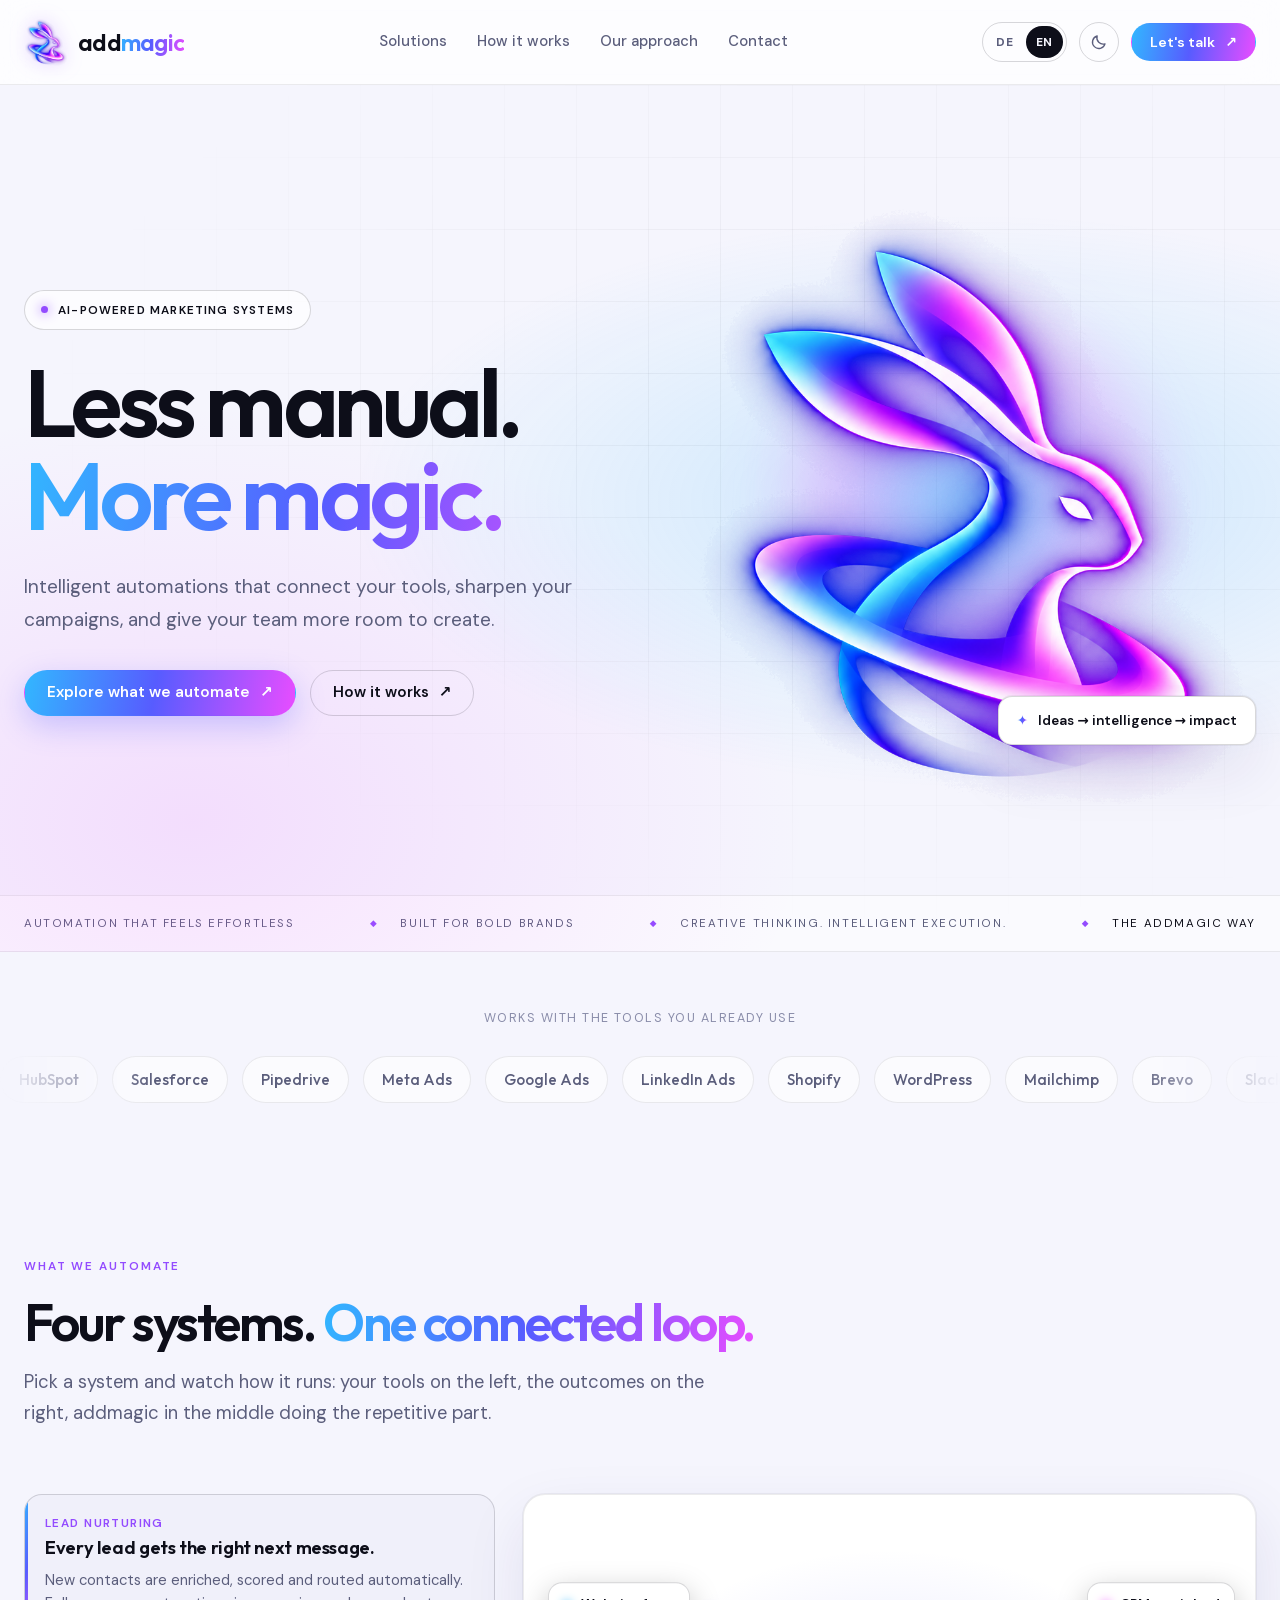
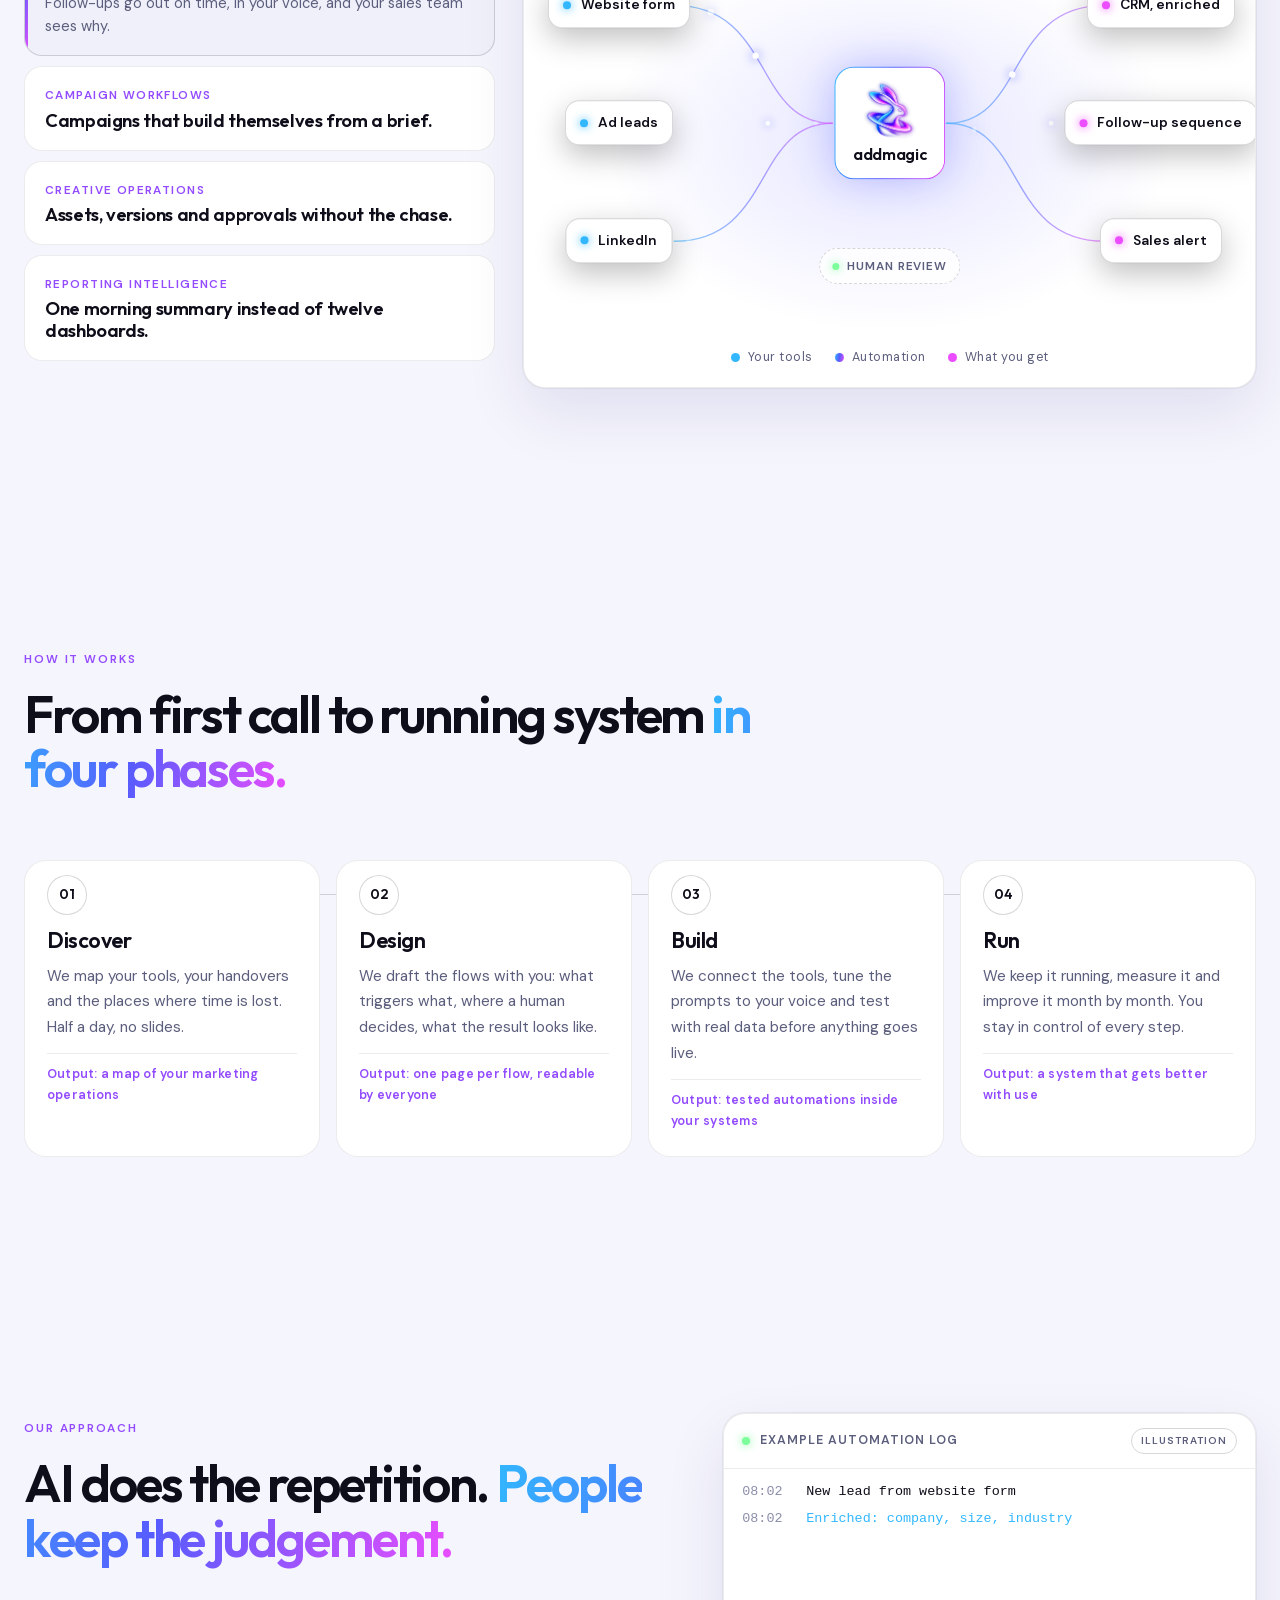
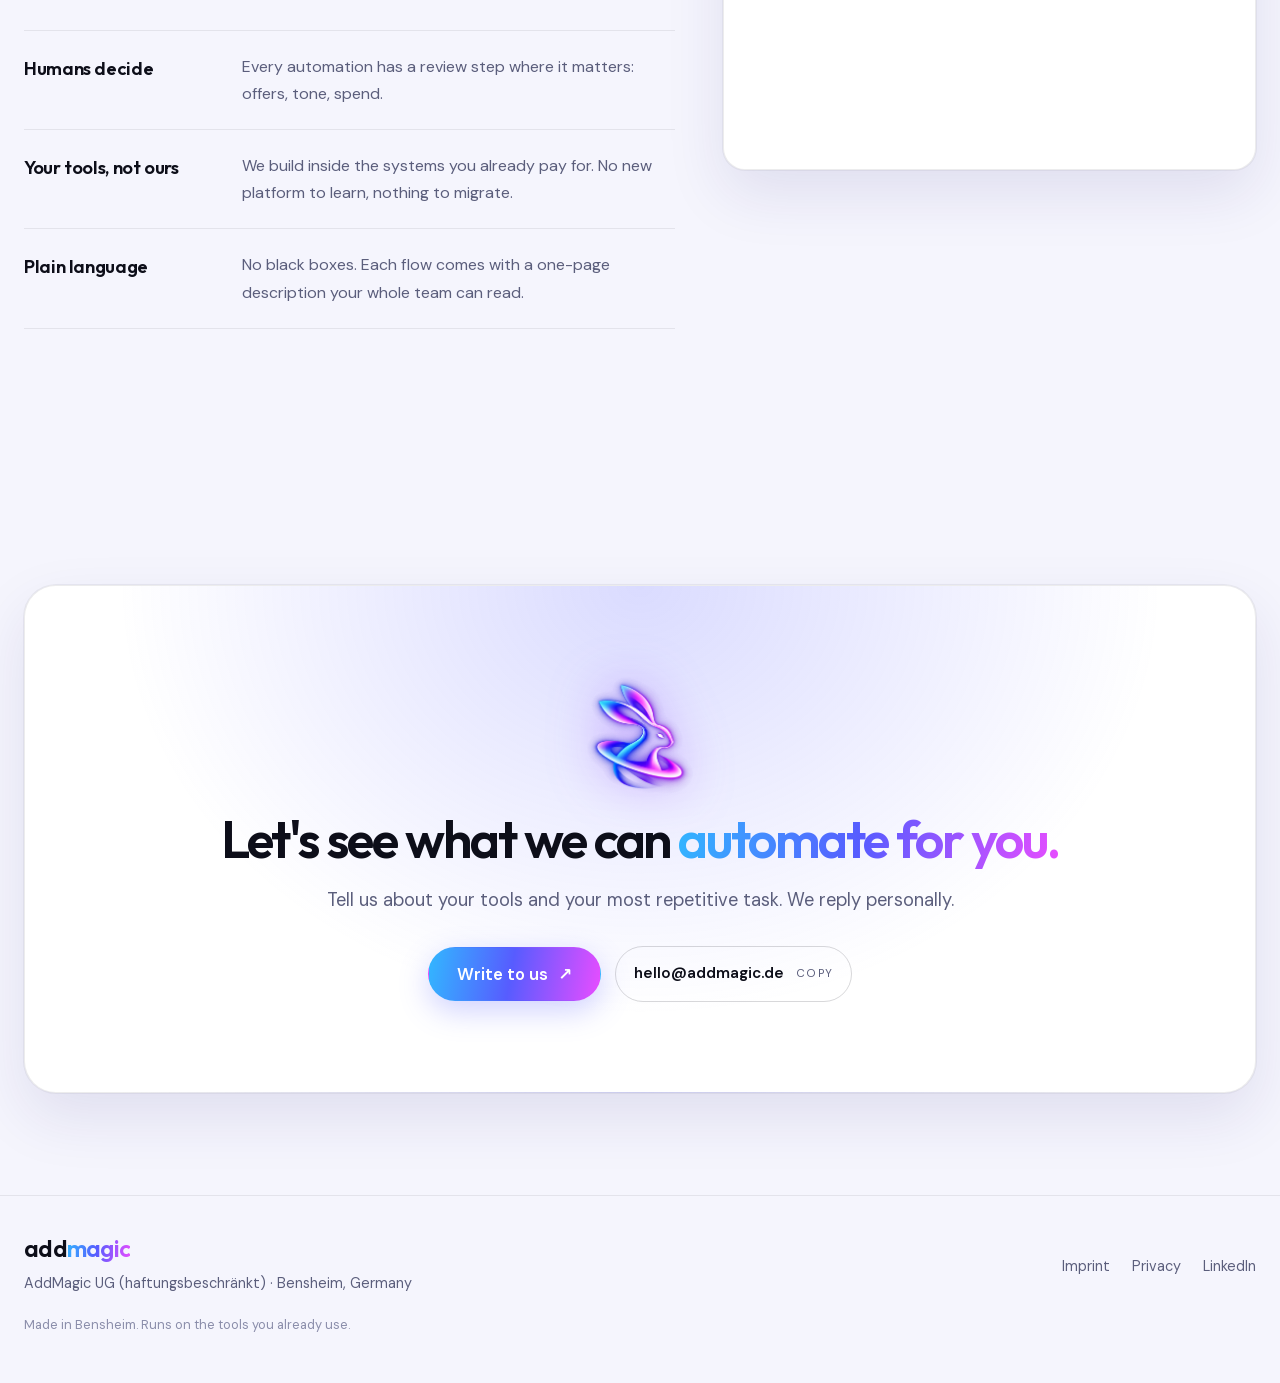
<file: index.html>
<!doctype html>
<html lang="en" data-theme="dark">
<head>
<meta charset="utf-8">
<meta name="viewport" content="width=device-width, initial-scale=1">
<title>addmagic · Less manual. More magic.</title>
<meta name="description" content="addmagic builds AI-powered marketing automations that connect your tools, sharpen your campaigns and give your team more room to create. Based in Bensheim, Germany.">
<meta name="theme-color" content="#07070D">
<link rel="canonical" href="https://b777-7ao.github.io/addmagic/">
<meta property="og:type" content="website">
<meta property="og:site_name" content="addmagic">
<meta property="og:title" content="addmagic · Less manual. More magic.">
<meta property="og:description" content="AI-powered marketing automations that connect your tools, sharpen your campaigns and give your team more room to create.">
<meta property="og:image" content="https://b777-7ao.github.io/addmagic/assets/og.jpg">
<meta property="og:url" content="https://b777-7ao.github.io/addmagic/">
<meta name="twitter:card" content="summary_large_image">
<link rel="icon" type="image/png" sizes="32x32" href="assets/icon-32.png">
<link rel="icon" type="image/png" sizes="192x192" href="assets/icon-192.png">
<link rel="apple-touch-icon" href="assets/icon-180.png">
<link rel="preload" href="assets/fonts/Outfit.woff2" as="font" type="font/woff2" crossorigin>
<link rel="preload" href="assets/fonts/DMSans.woff2" as="font" type="font/woff2" crossorigin>
<link rel="stylesheet" href="assets/fonts/fonts.css">
<link rel="stylesheet" href="styles.css?v=4">
<script>
(function(){try{var t=localStorage.getItem('am-theme');if(!t){t=matchMedia('(prefers-color-scheme: light)').matches?'light':'dark'}document.documentElement.dataset.theme=t;var l=localStorage.getItem('am-lang');if(!l){l=(navigator.language||'en').toLowerCase().startsWith('de')?'de':'en'}document.documentElement.lang=l;}catch(e){}})();
</script>
<script type="application/ld+json">
{"@context":"https://schema.org","@type":"Organization","name":"AddMagic UG (haftungsbeschränkt)","alternateName":"addmagic","url":"https://b777-7ao.github.io/addmagic/","logo":"https://b777-7ao.github.io/addmagic/assets/icon-512.png","address":{"@type":"PostalAddress","streetAddress":"Beginenstraße 48","postalCode":"64625","addressLocality":"Bensheim","addressCountry":"DE"},"founder":{"@type":"Person","name":"Julian Degen"}}
</script>
</head>
<body>
<a class="skip" href="#solutions" data-i18n="skip">Skip to content</a>
<div class="progress" aria-hidden="true"><span id="progress"></span></div>

<header class="nav" id="nav">
  <div class="nav-inner">
    <a class="brand" href="#top" aria-label="addmagic home">
      <img class="brand-mark" src="assets/rabbit.png" alt="" width="44" height="48">
      <span class="brand-word"><span>add</span><span class="grad">magic</span></span>
    </a>
    <nav class="links" id="links" aria-label="Main">
      <a href="#solutions" data-i18n="nav.solutions">Solutions</a>
      <a href="#process" data-i18n="nav.process">How it works</a>
      <a href="#approach" data-i18n="nav.approach">Our approach</a>
      <a href="#contact" data-i18n="nav.contact">Contact</a>
    </nav>
    <div class="controls">
      <div class="lang" role="group" aria-label="Language">
        <button type="button" data-lang="de" aria-pressed="false">DE</button>
        <button type="button" data-lang="en" aria-pressed="true">EN</button>
      </div>
      <button class="theme" id="theme" type="button" aria-label="Switch to light mode" data-i18n-aria="theme.toLight">
        <svg class="sun" width="18" height="18" viewBox="0 0 24 24" fill="none" stroke="currentColor" stroke-width="1.8" stroke-linecap="round" aria-hidden="true"><circle cx="12" cy="12" r="4"/><path d="M12 2v2M12 20v2M2 12h2M20 12h2M4.9 4.9l1.4 1.4M17.7 17.7l1.4 1.4M4.9 19.1l1.4-1.4M17.7 6.3l1.4-1.4"/></svg>
        <svg class="moon" width="18" height="18" viewBox="0 0 24 24" fill="none" stroke="currentColor" stroke-width="1.8" stroke-linecap="round" stroke-linejoin="round" aria-hidden="true"><path d="M20 14.5A8.5 8.5 0 0 1 9.5 4a8.5 8.5 0 1 0 10.5 10.5z"/></svg>
      </button>
      <a class="btn btn-nav" href="#contact"><span data-i18n="nav.cta">Let's talk</span><span class="arrow" aria-hidden="true">↗</span></a>
      <button class="burger" id="burger" type="button" aria-label="Open menu" aria-expanded="false" aria-controls="links"><span></span></button>
    </div>
  </div>
</header>

<main id="top">
  <!-- HERO -->
  <section class="hero" aria-labelledby="hero-title">
    <div class="hero-grid" aria-hidden="true"></div>
    <div class="hero-glow" aria-hidden="true"></div>
    <div class="container hero-inner">
      <div class="hero-copy">
        <span class="pill reveal"><i class="dot"></i><span data-i18n="hero.pill">AI-powered marketing systems</span></span>
        <h1 id="hero-title" class="reveal"><span class="line" data-i18n="hero.l1">Less manual.</span><span class="line grad" data-i18n="hero.l2">More magic.</span></h1>
        <p class="lead reveal" data-i18n="hero.sub">Intelligent automations that connect your tools, sharpen your campaigns, and give your team more room to create.</p>
        <div class="hero-cta reveal">
          <a class="btn btn-primary" href="#solutions"><span data-i18n="hero.cta1">Explore what we automate</span><span class="arrow" aria-hidden="true">↗</span></a>
          <a class="btn btn-ghost" href="#process"><span data-i18n="hero.cta2">How it works</span><span class="arrow" aria-hidden="true">↗</span></a>
        </div>
      </div>
      <div class="hero-art">
        <div class="rabbit-wrap" id="rabbit">
          <img class="rabbit" src="assets/rabbit.png" alt="The addmagic rabbit, a glowing rabbit rising out of an orbital ring" width="895" height="967" fetchpriority="high">
        </div>
        <div class="chip"><span class="spark" aria-hidden="true">✦</span><span data-i18n="hero.chip">Ideas → intelligence → impact</span></div>
      </div>
    </div>
    <div class="hero-strip">
      <div class="container strip-inner">
        <span data-i18n="strip.1">Automation that feels effortless</span>
        <span data-i18n="strip.2">Built for bold brands</span>
        <span data-i18n="strip.3">Creative thinking. Intelligent execution.</span>
        <span class="strip-brand">The addmagic way</span>
      </div>
    </div>
  </section>

  <!-- TOOLS -->
  <section class="tools" aria-label="Integrations">
    <div class="container">
      <p class="tools-label" data-i18n="tools.label">Works with the tools you already use</p>
    </div>
    <div class="marquee" aria-hidden="true">
      <div class="track" id="track">
        <span>HubSpot</span><span>Salesforce</span><span>Pipedrive</span><span>Meta Ads</span><span>Google Ads</span><span>LinkedIn Ads</span><span>Shopify</span><span>WordPress</span><span>Mailchimp</span><span>Brevo</span><span>Slack</span><span>Microsoft Teams</span><span>Notion</span><span>Google Sheets</span><span>Zapier</span><span>Make</span><span>n8n</span><span>OpenAI</span><span>Claude</span><span>Figma</span><span>Canva</span><span>Semrush</span>
      </div>
    </div>
  </section>

  <!-- SOLUTIONS / THE LOOP -->
  <section class="section solutions" id="solutions" aria-labelledby="sol-title">
    <div class="container">
      <div class="section-head reveal">
        <span class="eyebrow" data-i18n="sol.eyebrow">What we automate</span>
        <h2 id="sol-title"><span data-i18n="sol.title1">Four systems.</span> <span class="grad" data-i18n="sol.title2">One connected loop.</span></h2>
        <p class="lead" data-i18n="sol.intro">Pick a system and watch how it runs: your tools on the left, the outcomes on the right, addmagic in the middle doing the repetitive part.</p>
      </div>
      <div class="loop">
        <div class="loop-tabs" role="tablist" aria-label="Automation systems">
          <button role="tab" class="tab is-active" id="tab-leads" aria-selected="true" aria-controls="loop-panel" data-scn="leads">
            <span class="tab-name" data-i18n="scn.leads.name">Lead nurturing</span>
            <span class="tab-claim" data-i18n="scn.leads.claim">Every lead gets the right next message.</span>
            <span class="tab-desc" data-i18n="scn.leads.desc">New contacts are enriched, scored and routed automatically. Follow-ups go out on time, in your voice, and your sales team sees why.</span>
          </button>
          <button role="tab" class="tab" id="tab-campaigns" aria-selected="false" aria-controls="loop-panel" data-scn="campaigns">
            <span class="tab-name" data-i18n="scn.campaigns.name">Campaign workflows</span>
            <span class="tab-claim" data-i18n="scn.campaigns.claim">Campaigns that build themselves from a brief.</span>
            <span class="tab-desc" data-i18n="scn.campaigns.desc">From brief to live ads: copy variants, audiences and budgets are prepared with AI, reviewed by a human, and launched across channels in one flow.</span>
          </button>
          <button role="tab" class="tab" id="tab-creative" aria-selected="false" aria-controls="loop-panel" data-scn="creative">
            <span class="tab-name" data-i18n="scn.creative.name">Creative operations</span>
            <span class="tab-claim" data-i18n="scn.creative.claim">Assets, versions and approvals without the chase.</span>
            <span class="tab-desc" data-i18n="scn.creative.desc">Formats are resized, captions drafted and approvals tracked, so creatives spend their time on ideas instead of exports.</span>
          </button>
          <button role="tab" class="tab" id="tab-reporting" aria-selected="false" aria-controls="loop-panel" data-scn="reporting">
            <span class="tab-name" data-i18n="scn.reporting.name">Reporting intelligence</span>
            <span class="tab-claim" data-i18n="scn.reporting.claim">One morning summary instead of twelve dashboards.</span>
            <span class="tab-desc" data-i18n="scn.reporting.desc">Data from ads, CRM and analytics is pulled together, explained in plain language, and sent to the people who decide.</span>
          </button>
        </div>
        <div class="loop-panel" id="loop-panel" role="tabpanel" aria-live="polite">
          <div class="loop-canvas" id="loop">
            <svg class="loop-svg" viewBox="0 0 760 460" aria-hidden="true">
              <defs>
                <linearGradient id="g" x1="0" x2="1"><stop offset="0" stop-color="#32B7FF"/><stop offset=".5" stop-color="#575CFF"/><stop offset="1" stop-color="#E84DFF"/></linearGradient>
              </defs>
              <g class="paths" id="paths"></g>
              <g class="pulses" id="pulses"></g>
            </svg>
            <div class="node core" style="--x:50%;--y:50%">
              <img src="assets/rabbit.png" alt="" width="64" height="69">
              <span>addmagic</span>
            </div>
            <div class="node in" id="in0" style="--x:11%;--y:22%"><b></b><span></span></div>
            <div class="node in" id="in1" style="--x:11%;--y:50%"><b></b><span></span></div>
            <div class="node in" id="in2" style="--x:11%;--y:78%"><b></b><span></span></div>
            <div class="node out" id="out0" style="--x:89%;--y:22%"><b></b><span></span></div>
            <div class="node out" id="out1" style="--x:89%;--y:50%"><b></b><span></span></div>
            <div class="node out" id="out2" style="--x:89%;--y:78%"><b></b><span></span></div>
            <div class="review" id="review"><i></i><span data-i18n="loop.review">Human review</span></div>
          </div>
          <div class="loop-legend">
            <span><i class="lg in"></i><span data-i18n="loop.inputs">Your tools</span></span>
            <span><i class="lg core"></i><span data-i18n="loop.core">Automation</span></span>
            <span><i class="lg out"></i><span data-i18n="loop.outputs">What you get</span></span>
          </div>
        </div>
      </div>
    </div>
  </section>

  <!-- PROCESS -->
  <section class="section process" id="process" aria-labelledby="proc-title">
    <div class="container">
      <div class="section-head reveal">
        <span class="eyebrow" data-i18n="proc.eyebrow">How it works</span>
        <h2 id="proc-title"><span data-i18n="proc.title1">From first call to running system</span> <span class="grad" data-i18n="proc.title2">in four phases.</span></h2>
      </div>
      <ol class="phases" id="phases">
        <li class="phase reveal">
          <span class="phase-n">01</span>
          <h3 data-i18n="ph.1.t">Discover</h3>
          <p data-i18n="ph.1.d">We map your tools, your handovers and the places where time is lost. Half a day, no slides.</p>
          <span class="phase-out" data-i18n="ph.1.o">Output: a map of your marketing operations</span>
        </li>
        <li class="phase reveal">
          <span class="phase-n">02</span>
          <h3 data-i18n="ph.2.t">Design</h3>
          <p data-i18n="ph.2.d">We draft the flows with you: what triggers what, where a human decides, what the result looks like.</p>
          <span class="phase-out" data-i18n="ph.2.o">Output: one page per flow, readable by everyone</span>
        </li>
        <li class="phase reveal">
          <span class="phase-n">03</span>
          <h3 data-i18n="ph.3.t">Build</h3>
          <p data-i18n="ph.3.d">We connect the tools, tune the prompts to your voice and test with real data before anything goes live.</p>
          <span class="phase-out" data-i18n="ph.3.o">Output: tested automations inside your systems</span>
        </li>
        <li class="phase reveal">
          <span class="phase-n">04</span>
          <h3 data-i18n="ph.4.t">Run</h3>
          <p data-i18n="ph.4.d">We keep it running, measure it and improve it month by month. You stay in control of every step.</p>
          <span class="phase-out" data-i18n="ph.4.o">Output: a system that gets better with use</span>
        </li>
      </ol>
    </div>
  </section>

  <!-- APPROACH -->
  <section class="section approach" id="approach" aria-labelledby="app-title">
    <div class="container approach-grid">
      <div class="approach-copy">
        <div class="section-head reveal">
          <span class="eyebrow" data-i18n="app.eyebrow">Our approach</span>
          <h2 id="app-title"><span data-i18n="app.title1">AI does the repetition.</span> <span class="grad" data-i18n="app.title2">People keep the judgement.</span></h2>
        </div>
        <dl class="principles">
          <div class="principle reveal"><dt data-i18n="pr.1.t">Humans decide</dt><dd data-i18n="pr.1.d">Every automation has a review step where it matters: offers, tone, spend.</dd></div>
          <div class="principle reveal"><dt data-i18n="pr.2.t">Your tools, not ours</dt><dd data-i18n="pr.2.d">We build inside the systems you already pay for. No new platform to learn, nothing to migrate.</dd></div>
          <div class="principle reveal"><dt data-i18n="pr.3.t">Plain language</dt><dd data-i18n="pr.3.d">No black boxes. Each flow comes with a one-page description your whole team can read.</dd></div>
        </dl>
      </div>
      <div class="log reveal" aria-label="Example automation log">
        <div class="log-head"><span class="log-dot"></span><span data-i18n="log.title">Example automation log</span><span class="log-tag" data-i18n="log.tag">Illustration</span></div>
        <ol class="log-lines" id="log"></ol>
      </div>
    </div>
  </section>

  <!-- CONTACT -->
  <section class="section contact" id="contact" aria-labelledby="ct-title">
    <div class="container contact-inner reveal">
      <img class="contact-rabbit" src="assets/rabbit.png" alt="" width="120" height="130" loading="lazy">
      <h2 id="ct-title"><span data-i18n="ct.title1">Let's see what we can</span> <span class="grad" data-i18n="ct.title2">automate for you.</span></h2>
      <p class="lead" data-i18n="ct.text">Tell us about your tools and your most repetitive task. We reply personally.</p>
      <div class="contact-actions">
        <a class="btn btn-primary btn-lg" id="mail" href="mailto:hello@addmagic.de?subject=Let%27s%20talk%20about%20automation"><span data-i18n="ct.cta">Write to us</span><span class="arrow" aria-hidden="true">↗</span></a>
        <button class="copy" id="copy" type="button"><span class="copy-mail">hello@addmagic.de</span><span class="copy-hint" data-i18n="ct.copy">Copy</span></button>
      </div>
    </div>
  </section>
</main>

<footer class="footer">
  <div class="container footer-inner">
    <div class="footer-brand">
      <span class="brand-word"><span>add</span><span class="grad">magic</span></span>
      <p data-i18n="ft.line">AddMagic UG (haftungsbeschränkt) · Bensheim, Germany</p>
    </div>
    <nav class="footer-links" aria-label="Legal">
      <a href="legal.html#impressum" data-i18n="ft.imprint">Imprint</a>
      <a href="legal.html#datenschutz" data-i18n="ft.privacy">Privacy</a>
      <a href="https://www.linkedin.com/company/addmagic" target="_blank" rel="noopener">LinkedIn</a>
    </nav>
    <p class="footer-note" data-i18n="ft.note">Made in Bensheim. Runs on the tools you already use.</p>
  </div>
</footer>

<script src="app.js?v=1" defer></script>
</body>
</html>
</file>
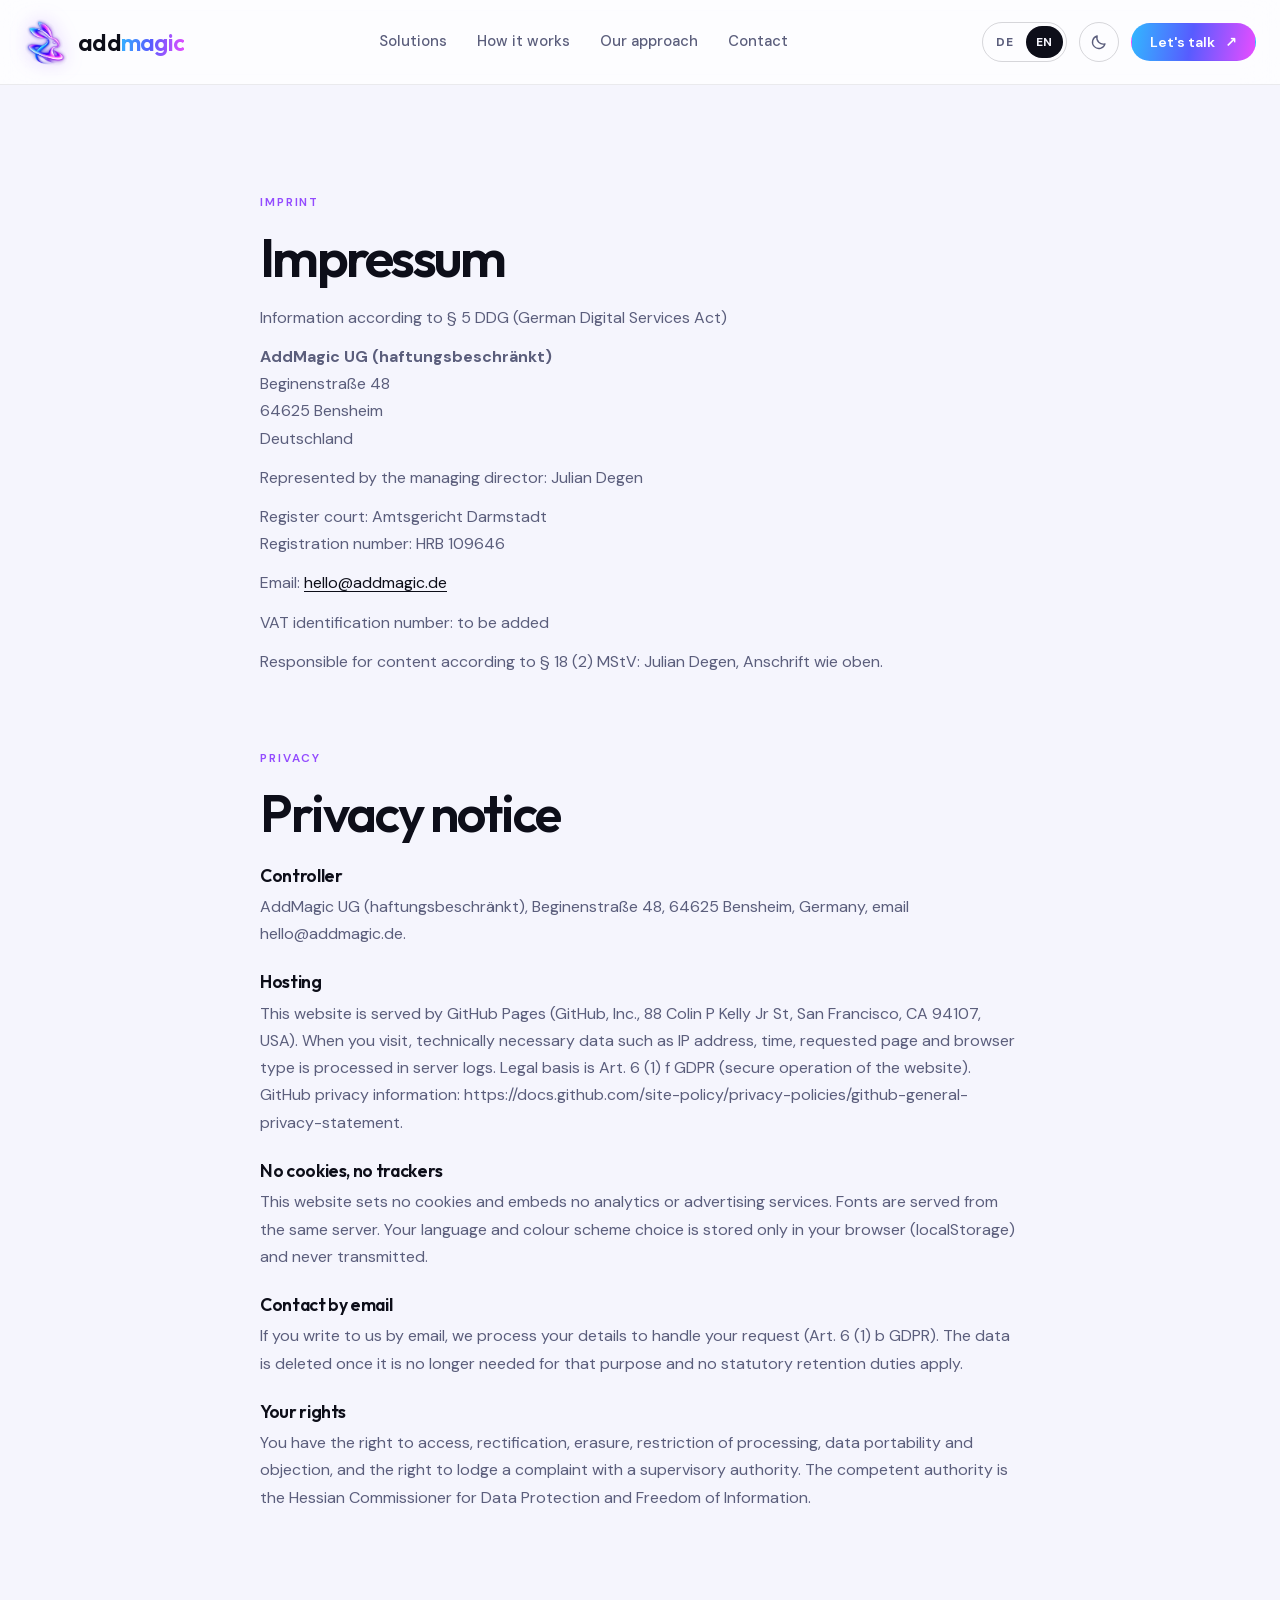
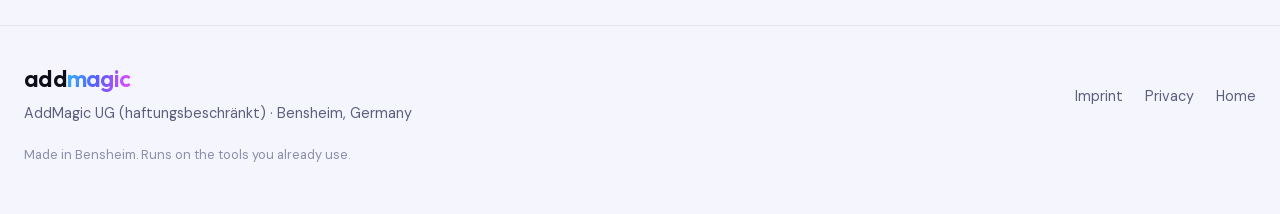
<file: legal.html>
<!doctype html>
<html lang="de" data-theme="dark">
<head>
<meta charset="utf-8">
<meta name="viewport" content="width=device-width, initial-scale=1">
<title>Impressum & Datenschutz · addmagic</title>
<meta name="description" content="Impressum und Datenschutzerklärung der AddMagic UG (haftungsbeschränkt), Bensheim.">
<meta name="robots" content="noindex, follow">
<link rel="icon" type="image/png" sizes="32x32" href="assets/icon-32.png">
<link rel="stylesheet" href="assets/fonts/fonts.css">
<link rel="stylesheet" href="styles.css?v=4">
<script>
(function(){try{var t=localStorage.getItem('am-theme');if(!t){t=matchMedia('(prefers-color-scheme: light)').matches?'light':'dark'}document.documentElement.dataset.theme=t;var l=localStorage.getItem('am-lang');if(!l){l=(navigator.language||'en').toLowerCase().startsWith('de')?'de':'en'}document.documentElement.lang=l;}catch(e){}})();
</script>
</head>
<body class="legal-page">
<header class="nav" id="nav">
  <div class="nav-inner">
    <a class="brand" href="index.html" aria-label="addmagic home">
      <img class="brand-mark" src="assets/rabbit.png" alt="" width="44" height="48">
      <span class="brand-word"><span>add</span><span class="grad">magic</span></span>
    </a>
    <nav class="links" id="links" aria-label="Main">
      <a href="index.html#solutions" data-i18n="nav.solutions">Solutions</a>
      <a href="index.html#process" data-i18n="nav.process">How it works</a>
      <a href="index.html#approach" data-i18n="nav.approach">Our approach</a>
      <a href="index.html#contact" data-i18n="nav.contact">Contact</a>
    </nav>
    <div class="controls">
      <div class="lang" role="group" aria-label="Language">
        <button type="button" data-lang="de" aria-pressed="false">DE</button>
        <button type="button" data-lang="en" aria-pressed="true">EN</button>
      </div>
      <button class="theme" id="theme" type="button" aria-label="Switch to light mode" data-i18n-aria="theme.toLight">
        <svg class="sun" width="18" height="18" viewBox="0 0 24 24" fill="none" stroke="currentColor" stroke-width="1.8" stroke-linecap="round" aria-hidden="true"><circle cx="12" cy="12" r="4"/><path d="M12 2v2M12 20v2M2 12h2M20 12h2M4.9 4.9l1.4 1.4M17.7 17.7l1.4 1.4M4.9 19.1l1.4-1.4M17.7 6.3l1.4-1.4"/></svg>
        <svg class="moon" width="18" height="18" viewBox="0 0 24 24" fill="none" stroke="currentColor" stroke-width="1.8" stroke-linecap="round" stroke-linejoin="round" aria-hidden="true"><path d="M20 14.5A8.5 8.5 0 0 1 9.5 4a8.5 8.5 0 1 0 10.5 10.5z"/></svg>
      </button>
      <a class="btn btn-nav" href="index.html#contact"><span data-i18n="nav.cta">Let's talk</span><span class="arrow" aria-hidden="true">↗</span></a>
      <button class="burger" id="burger" type="button" aria-label="Open menu" aria-expanded="false" aria-controls="links"><span></span></button>
    </div>
  </div>
</header>
<main class="legal">
  <div class="container legal-inner">
    <section id="impressum">
      <span class="eyebrow" data-i18n="lg.imprint">Imprint</span>
      <h1>Impressum</h1>
      <p data-i18n-html="lg.law">Angaben gemäß § 5 DDG</p>
      <p><strong>AddMagic UG (haftungsbeschränkt)</strong><br>Beginenstraße 48<br>64625 Bensheim<br>Deutschland</p>
      <p><span data-i18n="lg.rep">Vertreten durch den Geschäftsführer:</span> Julian Degen</p>
      <p><span data-i18n="lg.reg">Registergericht:</span> Amtsgericht Darmstadt<br><span data-i18n="lg.regno">Registernummer:</span> HRB 109646</p>
      <p><span data-i18n="lg.mail">E-Mail:</span> <a href="mailto:hello@addmagic.de">hello@addmagic.de</a></p>
      <p><span data-i18n="lg.vat">Umsatzsteuer-Identifikationsnummer:</span> <span data-i18n="lg.vatpending">wird nachgetragen</span></p>
      <p><span data-i18n="lg.resp">Verantwortlich für den Inhalt nach § 18 Abs. 2 MStV:</span> Julian Degen, Anschrift wie oben.</p>
    </section>
    <section id="datenschutz">
      <span class="eyebrow" data-i18n="lg.privacy">Privacy</span>
      <h2 data-i18n="lg.p.title">Datenschutzerklärung</h2>
      <h3 data-i18n="lg.p.1t">Verantwortlicher</h3>
      <p data-i18n="lg.p.1">AddMagic UG (haftungsbeschränkt), Beginenstraße 48, 64625 Bensheim, E-Mail hello@addmagic.de.</p>
      <h3 data-i18n="lg.p.2t">Hosting</h3>
      <p data-i18n="lg.p.2">Diese Website wird über GitHub Pages (GitHub, Inc., 88 Colin P Kelly Jr St, San Francisco, CA 94107, USA) ausgeliefert. Beim Aufruf werden technisch notwendige Daten wie IP-Adresse, Zeitpunkt, aufgerufene Seite und Browsertyp in Server-Logs verarbeitet. Rechtsgrundlage ist Art. 6 Abs. 1 lit. f DSGVO (sicherer Betrieb der Website). Informationen zum Datenschutz bei GitHub: https://docs.github.com/site-policy/privacy-policies/github-general-privacy-statement.</p>
      <h3 data-i18n="lg.p.3t">Keine Cookies, keine Tracker</h3>
      <p data-i18n="lg.p.3">Diese Website setzt keine Cookies und bindet keine Analyse- oder Werbedienste ein. Schriften werden lokal vom selben Server geladen. Ihre Wahl von Sprache und Farbschema wird ausschließlich in Ihrem Browser (localStorage) gespeichert und nicht übertragen.</p>
      <h3 data-i18n="lg.p.4t">Kontakt per E-Mail</h3>
      <p data-i18n="lg.p.4">Wenn Sie uns per E-Mail schreiben, verarbeiten wir Ihre Angaben zur Bearbeitung der Anfrage (Art. 6 Abs. 1 lit. b DSGVO). Die Daten werden gelöscht, sobald sie für den Zweck nicht mehr erforderlich sind und keine gesetzlichen Aufbewahrungspflichten bestehen.</p>
      <h3 data-i18n="lg.p.5t">Ihre Rechte</h3>
      <p data-i18n="lg.p.5">Sie haben das Recht auf Auskunft, Berichtigung, Löschung, Einschränkung der Verarbeitung, Datenübertragbarkeit und Widerspruch sowie das Recht, sich bei einer Aufsichtsbehörde zu beschweren. Zuständig ist der Hessische Beauftragte für Datenschutz und Informationsfreiheit.</p>
    </section>
  </div>
</main>
<footer class="footer">
  <div class="container footer-inner">
    <div class="footer-brand">
      <span class="brand-word"><span>add</span><span class="grad">magic</span></span>
      <p data-i18n="ft.line">AddMagic UG (haftungsbeschränkt) · Bensheim, Germany</p>
    </div>
    <nav class="footer-links" aria-label="Legal">
      <a href="legal.html#impressum" data-i18n="ft.imprint">Imprint</a>
      <a href="legal.html#datenschutz" data-i18n="ft.privacy">Privacy</a>
      <a href="index.html" data-i18n="ft.home">Home</a>
    </nav>
    <p class="footer-note" data-i18n="ft.note">Made in Bensheim. Runs on the tools you already use.</p>
  </div>
</footer>
<script src="app.js?v=1" defer></script>
</body>
</html>
</file>
<file: assets/fonts/fonts.css>
@font-face{font-family:'Outfit';font-style:normal;font-weight:400 700;font-display:swap;src:url('Outfit.woff2') format('woff2');}
@font-face{font-family:'DM Sans';font-style:normal;font-weight:400 700;font-display:swap;src:url('DMSans.woff2') format('woff2');}
</file>
<file: styles.css>
/* addmagic · website v1 · tokens from the 2026 brand system */
:root{
  --midnight:#07070D; --ink:#0D0E19; --raised:#171827; --raised-2:#1D1E31;
  --text:#F8F9FF; --muted:#A7A9C2; --muted-2:#6E7190;
  --stroke:rgba(255,255,255,.09); --stroke-2:rgba(255,255,255,.16);
  --blue:#307BFF; --cyan:#32B7FF; --violet:#934BFF; --pink:#EC4CFF;
  --grad:linear-gradient(100deg,#32B7FF 0%,#575CFF 48%,#E84DFF 100%);
  --glow:0 0 0 1px rgba(255,255,255,.06), 0 24px 60px rgba(0,0,0,.45);
  --bg:var(--midnight); --nav:rgba(13,14,25,.72); --card:var(--raised);
  --display:'Outfit',system-ui,sans-serif; --body:'DM Sans',system-ui,sans-serif;
  --radius:22px; --pill:999px; --nav-h:84px; --container:1240px;
  --ease:cubic-bezier(.2,.7,.2,1);
  color-scheme:dark;
}
:root[data-theme="light"]{
  --bg:#F5F5FD; --ink:#FFFFFF; --raised:#FFFFFF; --raised-2:#F0F0FA;
  --text:#0D0E19; --muted:#5B5E7C; --muted-2:#8A8DAA;
  --stroke:rgba(13,14,25,.08); --stroke-2:rgba(13,14,25,.16);
  --nav:rgba(255,255,255,.74); --card:#FFFFFF;
  --glow:0 0 0 1px rgba(13,14,25,.05), 0 24px 60px rgba(40,30,120,.10);
  color-scheme:light;
}
*{box-sizing:border-box}
html{scroll-behavior:smooth;-webkit-text-size-adjust:100%}
body{margin:0;background:var(--bg);color:var(--text);font-family:var(--body);font-size:16px;line-height:1.7;-webkit-font-smoothing:antialiased;transition:background .5s var(--ease),color .5s var(--ease);overflow-x:hidden}
img{display:block;max-width:100%}
a{color:inherit;text-decoration:none}
button{font:inherit;color:inherit;background:none;border:0;cursor:pointer}
h1,h2,h3{font-family:var(--display);font-weight:600;letter-spacing:-.04em;line-height:1.05;margin:0}
h2{font-size:clamp(2rem,4.2vw,3.25rem)}
h3{font-size:1.35rem;letter-spacing:-.02em}
p{margin:0}
.container{width:min(var(--container),calc(100% - 48px));margin-inline:auto}
.grad{background:var(--grad);-webkit-background-clip:text;background-clip:text;color:transparent}
.eyebrow{display:inline-block;font-size:.74rem;font-weight:600;letter-spacing:.16em;text-transform:uppercase;color:var(--violet);margin-bottom:18px}
.lead{font-size:1.15rem;color:var(--muted);max-width:56ch}
.skip{position:absolute;left:-999px;top:8px;background:var(--text);color:var(--bg);padding:10px 14px;border-radius:8px;z-index:200}
.skip:focus{left:12px}
:focus-visible{outline:2px solid var(--cyan);outline-offset:3px;border-radius:6px}

/* progress */
.progress{position:fixed;top:0;left:0;right:0;height:2px;z-index:120;pointer-events:none}
.progress span{display:block;height:100%;width:0;background:var(--grad);transition:width .1s linear}

/* nav */
.nav{position:sticky;top:0;z-index:100;background:var(--nav);backdrop-filter:blur(18px) saturate(140%);-webkit-backdrop-filter:blur(18px) saturate(140%);border-bottom:1px solid var(--stroke);transition:background .5s var(--ease)}
.nav-inner{height:var(--nav-h);display:flex;align-items:center;justify-content:space-between;gap:20px;width:min(var(--container),calc(100% - 48px));margin-inline:auto}
.brand{display:flex;align-items:center;gap:10px}
.brand-mark{width:44px;height:48px;object-fit:contain;filter:drop-shadow(0 0 10px rgba(147,75,255,.35))}
.brand-word{font-family:var(--display);font-weight:600;font-size:1.5rem;letter-spacing:-.03em;line-height:1}
.links{display:flex;gap:30px}
.links a{position:relative;font-size:.92rem;font-weight:500;color:var(--muted);padding:6px 0;transition:color .25s}
.links a::after{content:"";position:absolute;left:0;right:0;bottom:0;height:2px;background:var(--grad);transform:scaleX(0);transform-origin:left;transition:transform .3s var(--ease)}
.links a:hover,.links a.is-current{color:var(--text)}
.links a.is-current::after,.links a:hover::after{transform:scaleX(1)}
.controls{display:flex;align-items:center;gap:12px}
.lang{display:flex;border:1px solid var(--stroke-2);border-radius:var(--pill);padding:3px;gap:2px}
.lang button{font-size:.74rem;font-weight:700;letter-spacing:.06em;padding:6px 10px;border-radius:var(--pill);color:var(--muted);transition:background .25s,color .25s}
.lang button[aria-pressed="true"]{background:var(--text);color:var(--bg)}
.theme{width:40px;height:40px;border-radius:50%;border:1px solid var(--stroke-2);display:grid;place-items:center;color:var(--muted);transition:color .25s,border-color .25s,transform .4s var(--ease)}
.theme:hover{color:var(--text);border-color:var(--stroke-2);transform:rotate(25deg)}
.theme svg{grid-area:1/1;transition:opacity .3s,transform .4s var(--ease)}
:root[data-theme="dark"] .theme .moon{opacity:0;transform:scale(.5) rotate(-40deg)}
:root[data-theme="light"] .theme .sun{opacity:0;transform:scale(.5) rotate(40deg)}
.burger{display:none;width:42px;height:42px;border-radius:50%;border:1px solid var(--stroke-2);position:relative}
.burger span,.burger span::before,.burger span::after{content:"";position:absolute;left:12px;width:18px;height:2px;background:var(--text);border-radius:2px;transition:transform .3s var(--ease),top .3s}
.burger span{top:20px}.burger span::before{left:0;top:-6px}.burger span::after{left:0;top:6px}
.burger[aria-expanded="true"] span{background:transparent}
.burger[aria-expanded="true"] span::before{top:0;transform:rotate(45deg)}
.burger[aria-expanded="true"] span::after{top:0;transform:rotate(-45deg)}

/* buttons */
.btn{display:inline-flex;align-items:center;gap:10px;padding:14px 22px;border-radius:var(--pill);font-weight:600;font-size:.95rem;line-height:1;border:1px solid transparent;transition:transform .35s var(--ease),box-shadow .35s var(--ease),background .25s,color .25s,border-color .25s;white-space:nowrap}
.btn .arrow{display:inline-block;transition:transform .35s var(--ease)}
.btn:hover .arrow{transform:translate(2px,-2px)}
.btn-primary{background:var(--grad);color:#fff;box-shadow:0 10px 30px rgba(87,92,255,.28)}
.btn-primary:hover{transform:translateY(-2px);box-shadow:0 16px 40px rgba(87,92,255,.4)}
.btn-ghost{border-color:var(--stroke-2);color:var(--text);background:transparent}
.btn-ghost:hover{border-color:var(--text);transform:translateY(-2px)}
.btn-nav{padding:11px 18px;font-size:.88rem;background:linear-gradient(var(--ink),var(--ink)) padding-box,var(--grad) border-box;border:1px solid transparent;color:var(--text)}
:root[data-theme="light"] .btn-nav{background:var(--grad);color:#fff}
.btn-nav:hover{transform:translateY(-1px)}
.btn-lg{padding:18px 28px;font-size:1.05rem}

/* hero */
.hero{position:relative;overflow:hidden;padding:clamp(60px,9vw,120px) 0 0}
.hero-grid{position:absolute;inset:0;background-image:linear-gradient(var(--stroke) 1px,transparent 1px),linear-gradient(90deg,var(--stroke) 1px,transparent 1px);background-size:72px 72px;mask-image:radial-gradient(ellipse at 70% 40%,#000 20%,transparent 70%);-webkit-mask-image:radial-gradient(ellipse at 70% 40%,#000 20%,transparent 70%);opacity:.6}
.hero-glow{position:absolute;inset:0;background:radial-gradient(ellipse at 76% 48%,rgba(87,92,255,.28),transparent 42%),radial-gradient(ellipse at 20% 80%,rgba(232,77,255,.08),transparent 40%)}
:root[data-theme="light"] .hero-glow{background:radial-gradient(ellipse at 76% 48%,rgba(50,183,255,.22),transparent 45%),radial-gradient(ellipse at 15% 85%,rgba(232,77,255,.14),transparent 40%)}
.hero-inner{position:relative;display:grid;grid-template-columns:1.05fr .95fr;align-items:center;gap:40px;min-height:560px}
.pill{display:inline-flex;align-items:center;gap:10px;padding:9px 16px;border:1px solid var(--stroke-2);border-radius:var(--pill);font-size:.74rem;font-weight:600;letter-spacing:.1em;text-transform:uppercase;color:var(--text);background:color-mix(in srgb,var(--ink) 70%,transparent)}
.pill .dot{width:7px;height:7px;border-radius:50%;background:var(--violet);box-shadow:0 0 12px var(--violet)}
h1{font-size:clamp(3.2rem,7.4vw,6.2rem);font-weight:600;letter-spacing:-.05em;line-height:.98;margin:26px 0 22px}
h1 .line{display:block}
h1 .line.grad{padding-bottom:.08em}
.hero .lead{font-size:1.2rem}
.hero-cta{display:flex;gap:14px;flex-wrap:wrap;margin-top:34px}
.hero-art{position:relative;display:grid;place-items:center;min-height:420px}
.rabbit-wrap{position:relative;width:min(100%,560px);aspect-ratio:895/967;will-change:transform}
.rabbit-wrap::before{content:"";position:absolute;inset:14%;border-radius:50%;background:radial-gradient(circle,rgba(87,92,255,.45),rgba(232,77,255,.18) 45%,transparent 70%);filter:blur(30px);animation:breathe 7s ease-in-out infinite}
:root[data-theme="light"] .rabbit-wrap::before{background:radial-gradient(circle,rgba(50,183,255,.5),rgba(232,77,255,.3) 45%,transparent 70%)}
.rabbit{position:relative;width:100%;height:auto;animation:float 9s ease-in-out infinite}
@keyframes float{0%,100%{transform:translateY(0) rotate(0)}50%{transform:translateY(-14px) rotate(-1.2deg)}}
@keyframes breathe{0%,100%{opacity:.75;transform:scale(1)}50%{opacity:1;transform:scale(1.08)}}
.chip{position:absolute;right:0;bottom:10%;display:inline-flex;align-items:center;gap:10px;padding:12px 18px;border-radius:14px;background:var(--ink);border:1px solid var(--stroke-2);font-size:.85rem;font-weight:600;box-shadow:var(--glow)}
.chip .spark{background:var(--grad);-webkit-background-clip:text;background-clip:text;color:transparent}
.hero-strip{margin-top:clamp(40px,7vw,90px);border-top:1px solid var(--stroke);border-bottom:1px solid var(--stroke);background:color-mix(in srgb,var(--ink) 50%,transparent)}
.strip-inner{display:flex;justify-content:space-between;gap:24px;padding:18px 0;font-size:.72rem;letter-spacing:.14em;text-transform:uppercase;color:var(--muted)}
.strip-inner span{display:flex;align-items:center;gap:22px}
.strip-inner span+span::before{content:"◆";font-size:.55rem;color:var(--violet)}
.strip-brand{color:var(--text)}

/* tools marquee */
.tools{padding:56px 0 20px}
.tools-label{text-align:center;font-size:.78rem;letter-spacing:.12em;text-transform:uppercase;color:var(--muted-2);margin-bottom:26px}
.marquee{overflow:hidden;mask-image:linear-gradient(90deg,transparent,#000 12%,#000 88%,transparent);-webkit-mask-image:linear-gradient(90deg,transparent,#000 12%,#000 88%,transparent)}
.track{display:flex;gap:14px;width:max-content;animation:scroll 60s linear infinite}
.marquee:hover .track{animation-play-state:paused}
.track span{padding:10px 18px;border:1px solid var(--stroke);border-radius:var(--pill);font-family:var(--display);font-weight:500;font-size:.95rem;color:var(--muted);white-space:nowrap;background:color-mix(in srgb,var(--ink) 60%,transparent)}
@keyframes scroll{to{transform:translateX(-50%)}}

/* sections */
.section{padding:clamp(80px,10vw,140px) 0}
.section-head{max-width:760px;margin-bottom:clamp(36px,5vw,64px)}
.section-head h2{margin-bottom:18px}

/* the loop */
.loop{display:grid;grid-template-columns:minmax(300px,.9fr) 1.4fr;gap:28px;align-items:stretch}
.loop-tabs{display:flex;flex-direction:column;gap:10px}
.tab{text-align:left;padding:18px 20px;border-radius:18px;border:1px solid var(--stroke);background:var(--card);display:grid;gap:4px;transition:border-color .3s,transform .3s var(--ease),background .3s;position:relative;overflow:hidden}
.tab::before{content:"";position:absolute;left:0;top:0;bottom:0;width:3px;background:var(--grad);transform:scaleY(0);transition:transform .35s var(--ease)}
.tab:hover{border-color:var(--stroke-2);transform:translateX(3px)}
.tab.is-active{border-color:var(--stroke-2);background:var(--raised-2)}
.tab.is-active::before{transform:scaleY(1)}
.tab-name{font-size:.74rem;font-weight:600;letter-spacing:.12em;text-transform:uppercase;color:var(--violet)}
.tab-claim{font-family:var(--display);font-weight:600;font-size:1.15rem;letter-spacing:-.02em;line-height:1.2}
.tab-desc{font-size:.92rem;color:var(--muted);line-height:1.55;display:none;margin-top:6px}
.tab.is-active .tab-desc{display:block}
.loop-panel{border:1px solid var(--stroke);border-radius:var(--radius);background:var(--card);box-shadow:var(--glow);padding:18px;display:flex;flex-direction:column;gap:14px;position:relative;overflow:hidden}
.loop-panel::before{content:"";position:absolute;inset:0;background:radial-gradient(ellipse at 50% 50%,rgba(87,92,255,.16),transparent 55%);pointer-events:none}
.loop-canvas{position:relative;aspect-ratio:760/460;width:100%}
.loop-svg{position:absolute;inset:0;width:100%;height:100%}
.loop-svg .paths path{fill:none;stroke:var(--stroke-2);stroke-width:1.5}
.loop-svg .paths path.active{stroke:url(#g);stroke-opacity:.55}
.loop-svg .pulses circle{fill:#fff;filter:drop-shadow(0 0 6px #575CFF)}
.node{position:absolute;left:var(--x);top:var(--y);transform:translate(-50%,-50%);display:flex;align-items:center;gap:10px;padding:10px 14px;border-radius:14px;background:var(--ink);border:1px solid var(--stroke-2);font-size:.86rem;font-weight:600;white-space:nowrap;box-shadow:0 10px 30px rgba(0,0,0,.25);transition:opacity .35s,transform .35s var(--ease)}
.node b{width:8px;height:8px;border-radius:50%;background:var(--cyan);box-shadow:0 0 10px var(--cyan);flex:none}
.node.out b{background:var(--pink);box-shadow:0 0 10px var(--pink)}
.node.core{flex-direction:column;gap:2px;padding:12px 18px 10px;border-radius:20px;background:linear-gradient(var(--ink),var(--ink)) padding-box,var(--grad) border-box;border:1px solid transparent;font-family:var(--display);font-size:1rem;letter-spacing:-.02em;box-shadow:0 0 40px rgba(87,92,255,.35)}
.node.core img{width:56px;height:60px;object-fit:contain}
.node.swap{opacity:0;transform:translate(-50%,-50%) scale(.92)}
.review{position:absolute;left:50%;top:84%;transform:translate(-50%,-50%);display:inline-flex;align-items:center;gap:8px;padding:7px 12px;border-radius:var(--pill);border:1px dashed var(--stroke-2);font-size:.74rem;font-weight:600;letter-spacing:.08em;text-transform:uppercase;color:var(--muted);background:color-mix(in srgb,var(--ink) 80%,transparent)}
.review i{width:7px;height:7px;border-radius:50%;background:#7CFF9B;box-shadow:0 0 10px #7CFF9B;animation:blink 2.2s infinite}
@keyframes blink{50%{opacity:.3}}
.loop-legend{display:flex;gap:22px;justify-content:center;font-size:.78rem;color:var(--muted);letter-spacing:.04em;position:relative}
.loop-legend span{display:inline-flex;align-items:center;gap:8px}
.lg{width:9px;height:9px;border-radius:50%;background:var(--cyan)}
.lg.core{background:var(--grad)}.lg.out{background:var(--pink)}

/* process */
.phases{list-style:none;margin:0;padding:0;display:grid;grid-template-columns:repeat(4,1fr);gap:16px;position:relative}
.phases::before{content:"";position:absolute;left:0;right:0;top:34px;height:1px;background:linear-gradient(90deg,transparent,var(--stroke-2) 10%,var(--stroke-2) 90%,transparent)}
.phase{position:relative;padding:68px 22px 24px;border:1px solid var(--stroke);border-radius:var(--radius);background:var(--card);display:grid;gap:12px;align-content:start;transition:transform .4s var(--ease),border-color .3s}
.phase:hover{transform:translateY(-4px);border-color:var(--stroke-2)}
.phase-n{position:absolute;top:14px;left:22px;width:40px;height:40px;border-radius:50%;display:grid;place-items:center;font-family:var(--display);font-weight:600;font-size:.85rem;background:var(--ink);border:1px solid var(--stroke-2);color:var(--text)}
.phase.is-on .phase-n{background:var(--grad);border-color:transparent;color:#fff;box-shadow:0 0 24px rgba(87,92,255,.45)}
.phase p{color:var(--muted);font-size:.95rem}
.phase-out{font-size:.78rem;color:var(--violet);font-weight:600;letter-spacing:.02em;padding-top:10px;border-top:1px solid var(--stroke)}

/* approach */
.approach-grid{display:grid;grid-template-columns:1.1fr .9fr;gap:48px;align-items:start}
.principles{margin:0;display:grid;gap:0}
.principle{padding:22px 0;border-top:1px solid var(--stroke);display:grid;grid-template-columns:200px 1fr;gap:18px;align-items:start}
.principle:last-child{border-bottom:1px solid var(--stroke)}
.principle dt{font-family:var(--display);font-weight:600;font-size:1.15rem;letter-spacing:-.02em}
.principle dd{margin:0;color:var(--muted)}
.log{border:1px solid var(--stroke);border-radius:var(--radius);background:var(--ink);box-shadow:var(--glow);overflow:hidden;position:sticky;top:calc(var(--nav-h) + 24px)}
.log-head{display:flex;align-items:center;gap:10px;padding:14px 18px;border-bottom:1px solid var(--stroke);font-size:.78rem;font-weight:600;letter-spacing:.08em;text-transform:uppercase;color:var(--muted)}
.log-dot{width:8px;height:8px;border-radius:50%;background:#7CFF9B;box-shadow:0 0 10px #7CFF9B;animation:blink 2.2s infinite}
.log-tag{margin-left:auto;padding:3px 9px;border-radius:var(--pill);border:1px solid var(--stroke-2);font-size:.64rem;letter-spacing:.1em}
.log-lines{list-style:none;margin:0;padding:12px 18px 16px;font-family:ui-monospace,SFMono-Regular,Menlo,monospace;font-size:.84rem;line-height:1.6;min-height:300px;display:grid;align-content:start;gap:6px}
.log-lines li{display:grid;grid-template-columns:52px 1fr;gap:12px;opacity:0;transform:translateY(6px);animation:logIn .5s var(--ease) forwards}
.log-lines time{color:var(--muted-2)}
.log-lines .ok{color:#7CFF9B}.log-lines .ai{color:var(--cyan)}.log-lines .hu{color:var(--pink)}
@keyframes logIn{to{opacity:1;transform:none}}

/* contact */
.contact{padding-bottom:clamp(60px,8vw,110px)}
.contact-inner{position:relative;text-align:center;padding:clamp(48px,7vw,96px) 28px;border-radius:32px;border:1px solid var(--stroke);background:radial-gradient(ellipse at 50% 0%,rgba(87,92,255,.22),transparent 60%),var(--card);box-shadow:var(--glow);overflow:hidden}
.contact-rabbit{margin:0 auto 18px;width:110px;height:auto;filter:drop-shadow(0 0 24px rgba(147,75,255,.5))}
.contact .lead{margin:18px auto 30px}
.contact-actions{display:flex;flex-wrap:wrap;gap:14px;justify-content:center;align-items:center}
.copy{display:inline-flex;align-items:center;gap:12px;padding:14px 18px;border-radius:var(--pill);border:1px solid var(--stroke-2);font-size:.95rem;transition:border-color .25s,transform .3s var(--ease)}
.copy:hover{border-color:var(--text);transform:translateY(-2px)}
.copy-mail{font-weight:600}
.copy-hint{font-size:.72rem;letter-spacing:.1em;text-transform:uppercase;color:var(--muted)}

/* footer */
.footer{border-top:1px solid var(--stroke);padding:40px 0 48px}
.footer-inner{display:grid;grid-template-columns:1fr auto;gap:18px 40px;align-items:center}
.footer-brand p{color:var(--muted);font-size:.9rem;margin-top:6px}
.footer-links{display:flex;gap:22px;font-size:.9rem;color:var(--muted)}
.footer-links a:hover{color:var(--text)}
.footer-note{grid-column:1/-1;font-size:.8rem;color:var(--muted-2)}

/* legal */
.legal{padding:clamp(60px,8vw,110px) 0}
.legal-inner{max-width:760px;display:grid;gap:56px}
.legal h1{font-size:clamp(2.2rem,5vw,3.4rem);margin:0 0 20px}
.legal h2{margin-bottom:20px}
.legal h3{margin:26px 0 8px;font-size:1.1rem}
.legal p{color:var(--muted);margin-bottom:12px}
.legal a{color:var(--text);text-decoration:underline;text-underline-offset:3px}

/* reveal */
.reveal{opacity:0;transform:translateY(22px);transition:opacity .8s var(--ease),transform .8s var(--ease)}
.reveal.in{opacity:1;transform:none}

/* responsive */
@media (max-width:1080px){
  .hero-inner{grid-template-columns:1fr;text-align:center;gap:10px}
  .hero-copy{display:flex;flex-direction:column;align-items:center}
  .hero-art{min-height:0}
  .rabbit-wrap{width:min(80%,440px)}
  .chip{position:static;margin-top:10px}
  .loop{grid-template-columns:1fr}
  .phases{grid-template-columns:repeat(2,1fr)}
  .phases::before{display:none}
  .approach-grid{grid-template-columns:1fr}
  .log{position:static}
}
@media (max-width:860px){
  .links{position:fixed;inset:var(--nav-h) 0 auto 0;flex-direction:column;gap:0;background:var(--bg);border-bottom:1px solid var(--stroke);padding:12px 24px 20px;transform:translateY(-12px);opacity:0;pointer-events:none;transition:opacity .3s,transform .3s var(--ease)}
  .links.open{opacity:1;transform:none;pointer-events:auto}
  .links a{font-size:1.15rem;padding:14px 0;border-bottom:1px solid var(--stroke)}
  .burger{display:block}
  .btn-nav{display:none}
  .strip-inner{flex-wrap:wrap;justify-content:center;row-gap:8px}
  .strip-inner span+span::before{display:none}
  .principle{grid-template-columns:1fr;gap:6px}
  .footer-inner{grid-template-columns:1fr}
}
@media (max-width:600px){
  .container{width:calc(100% - 32px)}
  .nav-inner{width:calc(100% - 32px)}
  .lang button{padding:6px 8px}
  h1{font-size:clamp(2.7rem,13vw,3.6rem)}
  .hero .lead{font-size:1.05rem}
  .phases{grid-template-columns:1fr}
  .node{font-size:.72rem;padding:7px 9px;gap:6px}
  .node.core{font-size:.8rem;padding:8px 12px 6px}
  .node.core img{width:34px;height:37px}
  .review{font-size:.6rem;padding:5px 9px}
  .contact-inner{border-radius:22px}
  .copy{width:100%;justify-content:space-between}
}
@media (prefers-reduced-motion:reduce){
  *,*::before,*::after{animation:none!important;transition:none!important;scroll-behavior:auto!important}
  .reveal{opacity:1;transform:none}
}

/* compact navbar on phones */
@media (max-width:600px){
  .brand{gap:7px}
  .brand-mark{width:36px;height:40px}
  .brand-word{font-size:1.2rem}
  .controls{gap:8px}
  .lang{padding:2px}
  .lang button{padding:5px 7px;font-size:.68rem}
  .theme{width:36px;height:36px}
  .burger{width:38px;height:38px}
  .burger span,.burger span::before,.burger span::after{left:10px}
  .burger span::before,.burger span::after{left:0}
}
@media (max-width:340px){
  .brand-word{display:none}
}

/* loop on phones: nodes hug the edges, shorter labels */
@media (max-width:600px){
  .loop-canvas{aspect-ratio:760/520}
  .node{font-size:.66rem;padding:6px 8px;gap:5px;max-width:34%}
  .node span{overflow:hidden;text-overflow:ellipsis}
  .node.in{left:2%;transform:translate(0,-50%)}
  .node.out{left:auto;right:2%;transform:translate(0,-50%)}
  .node.in.swap,.node.out.swap{transform:translate(0,-50%) scale(.92)}
  .node.core{max-width:none}
  .review{top:88%;white-space:nowrap}
  .loop-legend{gap:14px;font-size:.7rem}
  .loop-legend span{white-space:nowrap}
}
</file>
